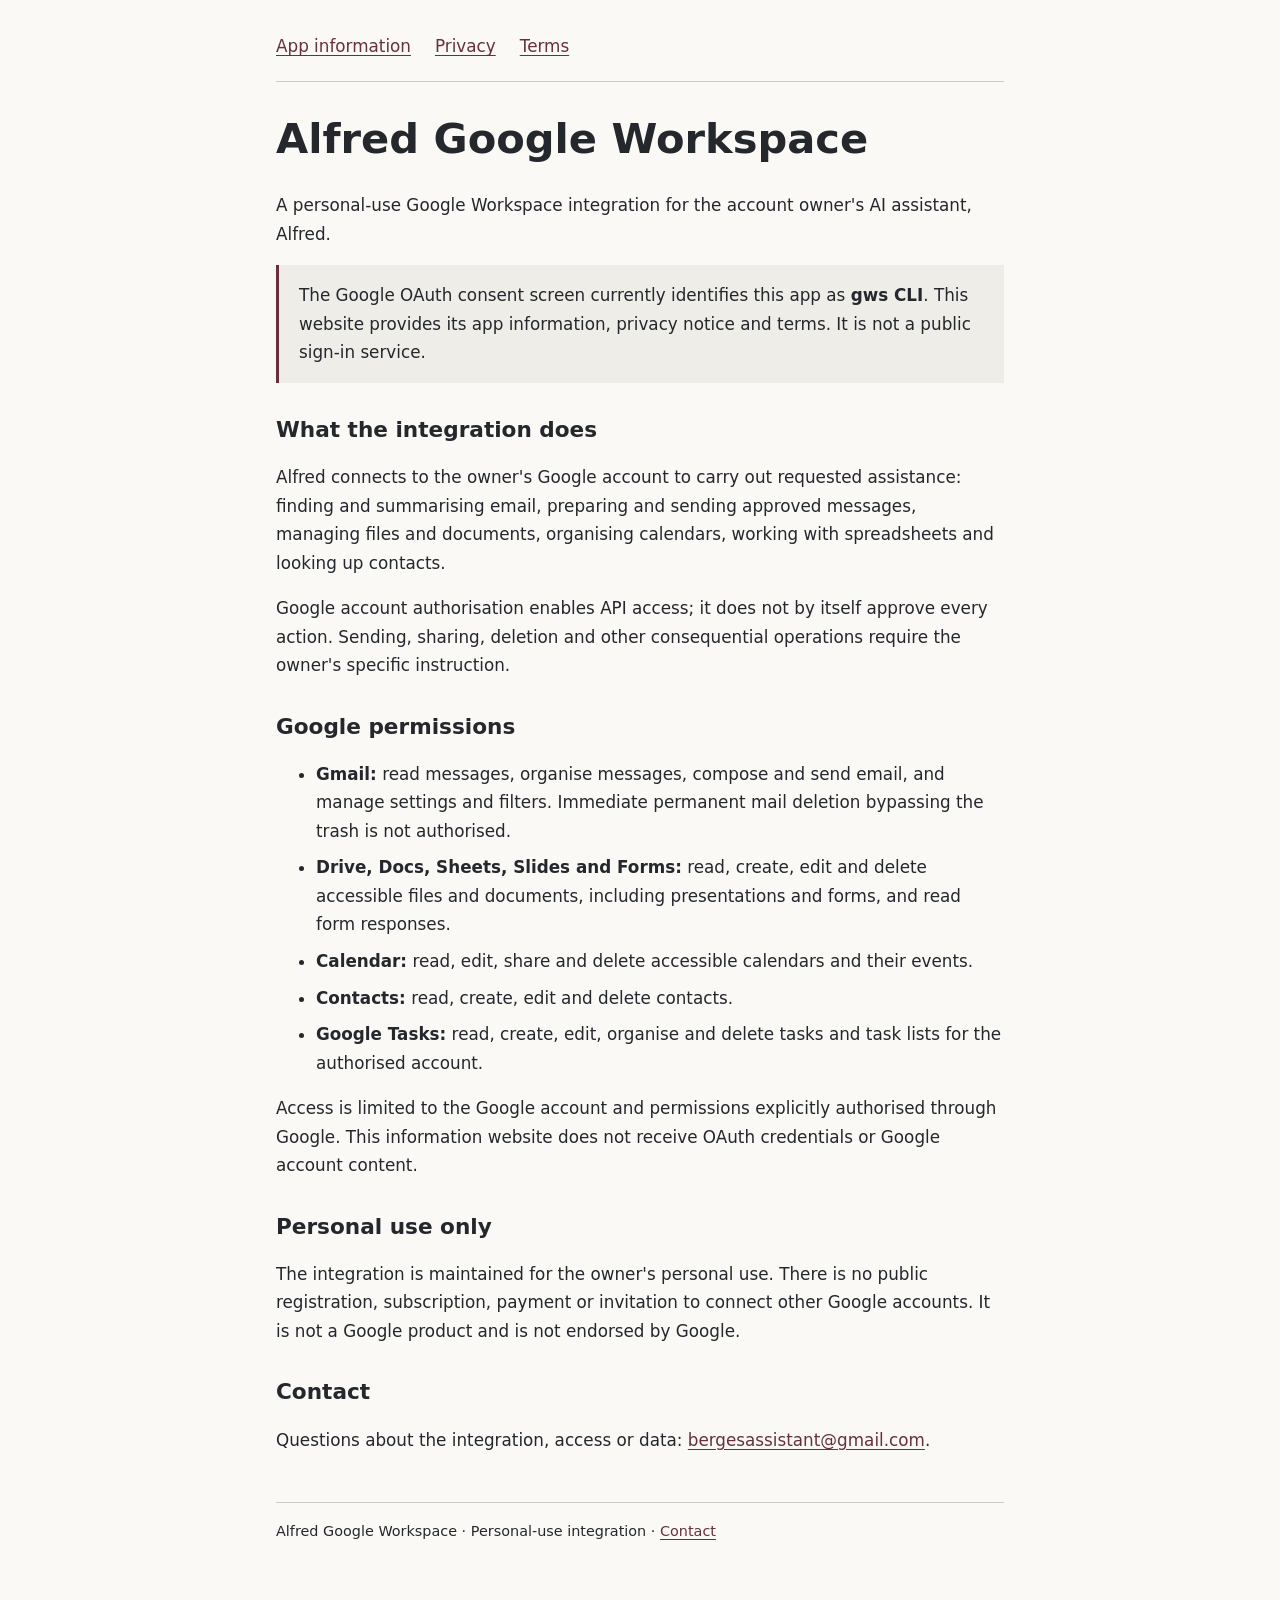
<file: index.html>
<!doctype html>
<html lang="en">
<head>
<meta charset="utf-8">
<meta name="viewport" content="width=device-width, initial-scale=1">
<meta name="author" content="Arne Nilsen Berge">
<meta name="description" content="App information for the personal-use Alfred Google Workspace integration, also displayed as gws CLI.">
<meta name="robots" content="noindex, follow">
<title>App information — Alfred Google Workspace</title>
<link rel="stylesheet" href="style.css">
</head>
<body><main>
<nav aria-label="Main navigation"><a href="./">App information</a><a href="privacy.html">Privacy</a><a href="terms.html">Terms</a></nav>
<h1>Alfred Google Workspace</h1>
<p>A personal-use Google Workspace integration for the account owner's AI assistant, Alfred.</p>
<p class="note">The Google OAuth consent screen currently identifies this app as <strong>gws CLI</strong>. This website provides its app information, privacy notice and terms. It is not a public sign-in service.</p>
<h2>What the integration does</h2>
<p>Alfred connects to the owner's Google account to carry out requested assistance: finding and summarising email, preparing and sending approved messages, managing files and documents, organising calendars, working with spreadsheets and looking up contacts.</p>
<p>Google account authorisation enables API access; it does not by itself approve every action. Sending, sharing, deletion and other consequential operations require the owner's specific instruction.</p>
<h2>Google permissions</h2>
<ul>
<li><strong>Gmail:</strong> read messages, organise messages, compose and send email, and manage settings and filters. Immediate permanent mail deletion bypassing the trash is not authorised.</li>
<li><strong>Drive, Docs, Sheets, Slides and Forms:</strong> read, create, edit and delete accessible files and documents, including presentations and forms, and read form responses.</li>
<li><strong>Calendar:</strong> read, edit, share and delete accessible calendars and their events.</li>
<li><strong>Contacts:</strong> read, create, edit and delete contacts.</li>
<li><strong>Google Tasks:</strong> read, create, edit, organise and delete tasks and task lists for the authorised account.</li>
</ul>
<p>Access is limited to the Google account and permissions explicitly authorised through Google. This information website does not receive OAuth credentials or Google account content.</p>
<h2>Personal use only</h2>
<p>The integration is maintained for the owner's personal use. There is no public registration, subscription, payment or invitation to connect other Google accounts. It is not a Google product and is not endorsed by Google.</p>
<h2>Contact</h2>
<p>Questions about the integration, access or data: <a href="mailto:bergesassistant@gmail.com">bergesassistant@gmail.com</a>.</p>

<footer>Alfred Google Workspace · Personal-use integration · <a href="mailto:bergesassistant@gmail.com">Contact</a></footer>
</main></body>
</html>
</file>
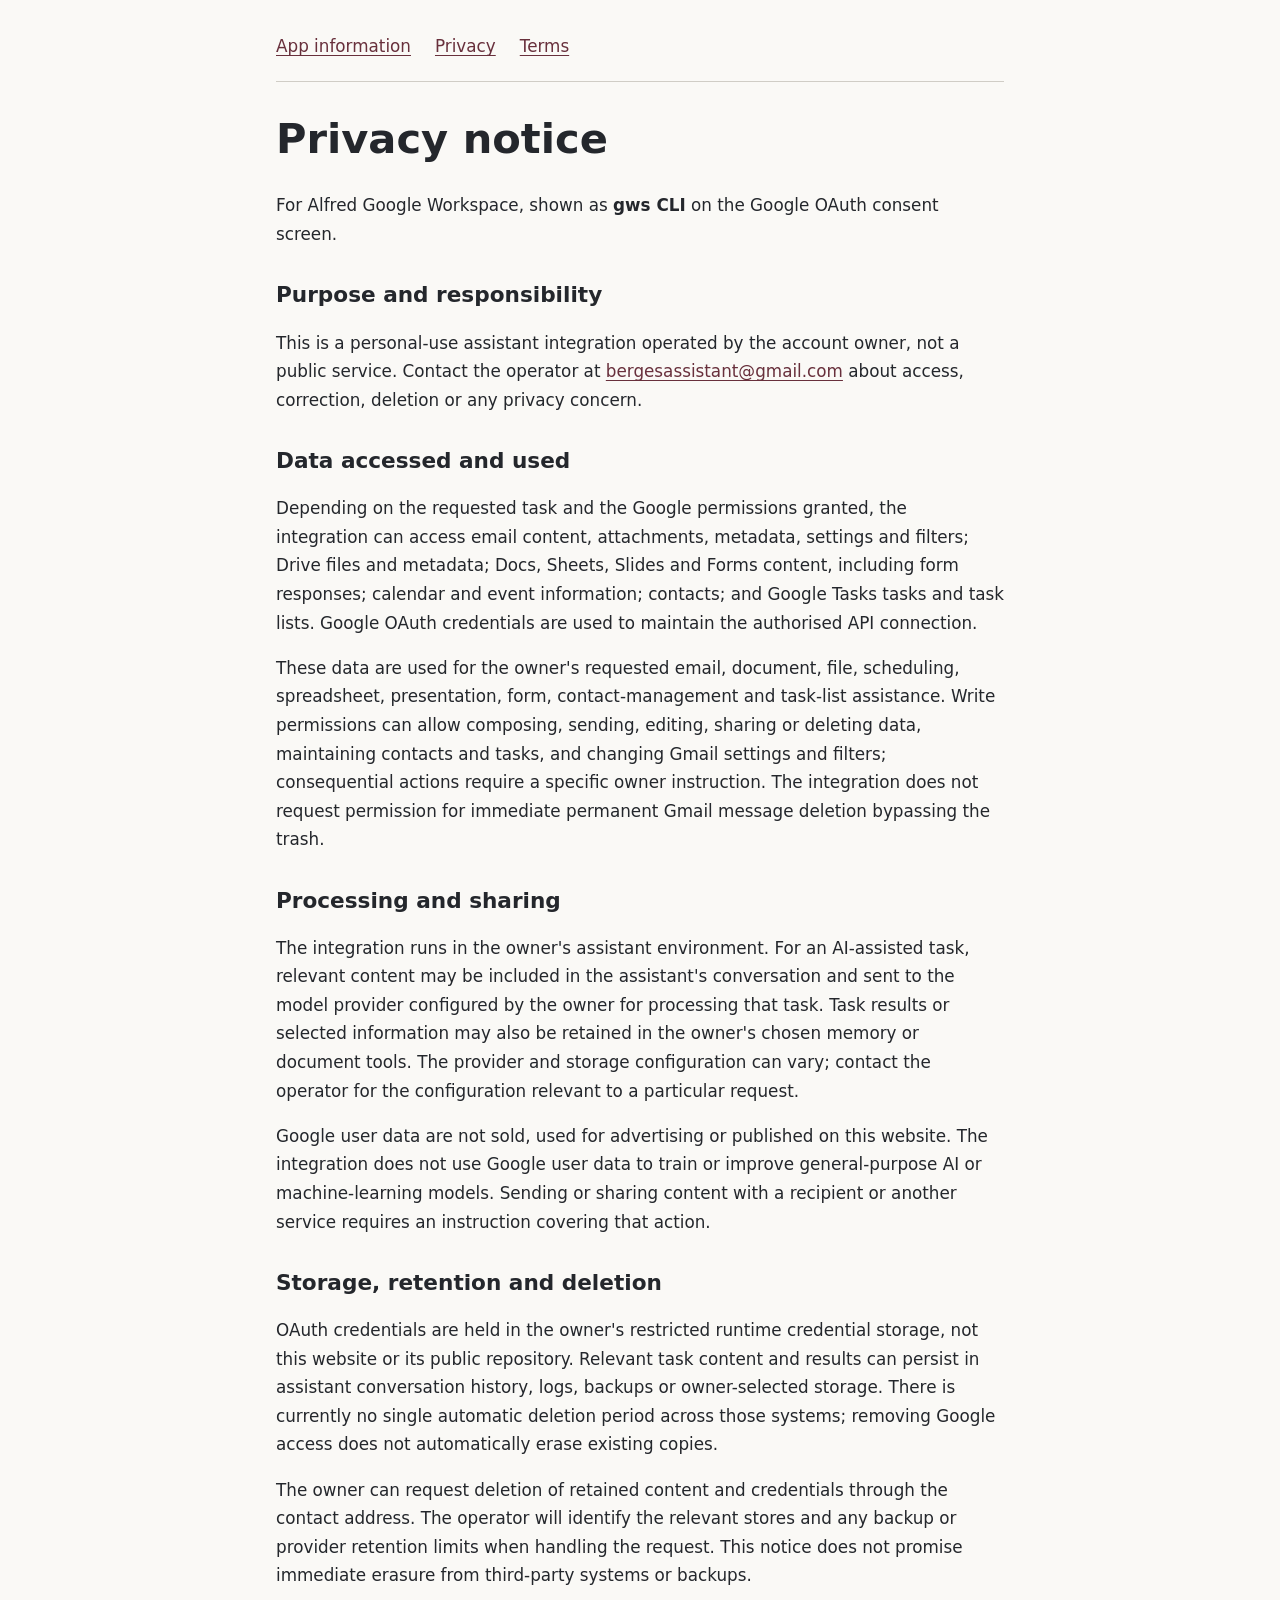
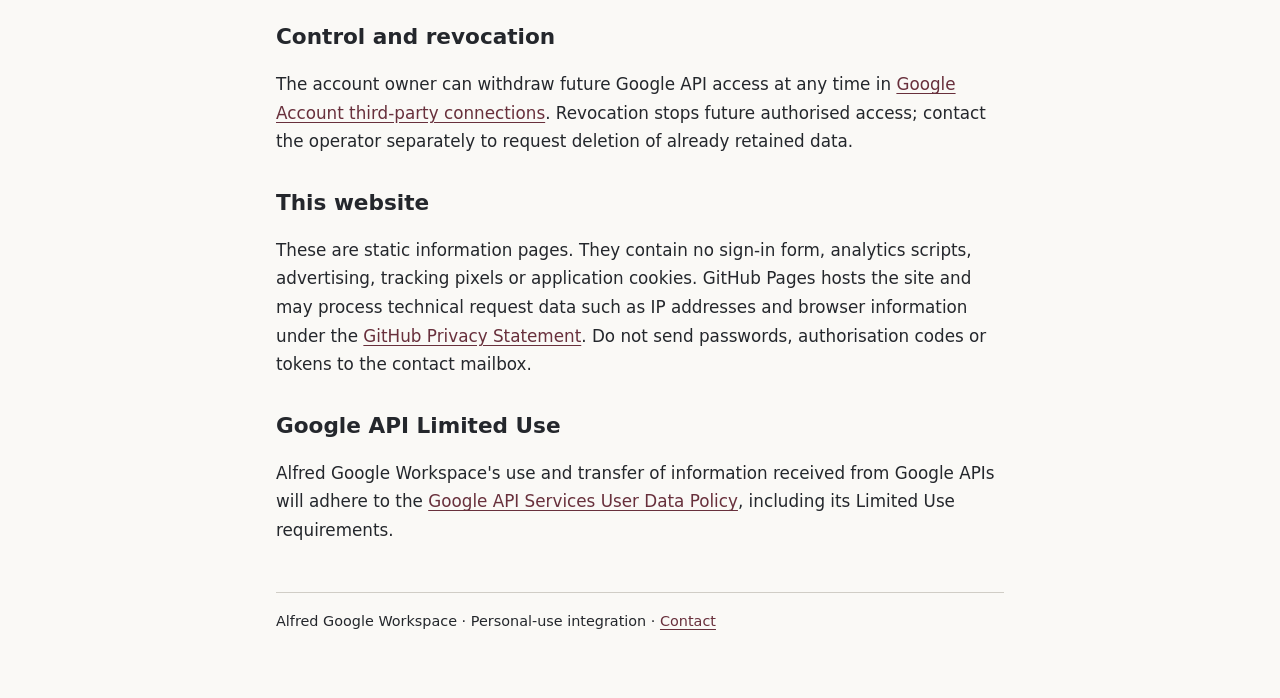
<file: privacy.html>
<!doctype html>
<html lang="en">
<head>
<meta charset="utf-8">
<meta name="viewport" content="width=device-width, initial-scale=1">
<meta name="author" content="Arne Nilsen Berge">
<meta name="description" content="How the personal-use Alfred Google Workspace integration accesses, uses, stores and shares Google data.">
<meta name="robots" content="noindex, follow">
<title>Privacy notice — Alfred Google Workspace</title>
<link rel="stylesheet" href="style.css">
</head>
<body><main>
<nav aria-label="Main navigation"><a href="./">App information</a><a href="privacy.html">Privacy</a><a href="terms.html">Terms</a></nav>
<h1>Privacy notice</h1>
<p>For Alfred Google Workspace, shown as <strong>gws CLI</strong> on the Google OAuth consent screen.</p>
<h2>Purpose and responsibility</h2>
<p>This is a personal-use assistant integration operated by the account owner, not a public service. Contact the operator at <a href="mailto:bergesassistant@gmail.com">bergesassistant@gmail.com</a> about access, correction, deletion or any privacy concern.</p>
<h2>Data accessed and used</h2>
<p>Depending on the requested task and the Google permissions granted, the integration can access email content, attachments, metadata, settings and filters; Drive files and metadata; Docs, Sheets, Slides and Forms content, including form responses; calendar and event information; contacts; and Google Tasks tasks and task lists. Google OAuth credentials are used to maintain the authorised API connection.</p>
<p>These data are used for the owner's requested email, document, file, scheduling, spreadsheet, presentation, form, contact-management and task-list assistance. Write permissions can allow composing, sending, editing, sharing or deleting data, maintaining contacts and tasks, and changing Gmail settings and filters; consequential actions require a specific owner instruction. The integration does not request permission for immediate permanent Gmail message deletion bypassing the trash.</p>
<h2>Processing and sharing</h2>
<p>The integration runs in the owner's assistant environment. For an AI-assisted task, relevant content may be included in the assistant's conversation and sent to the model provider configured by the owner for processing that task. Task results or selected information may also be retained in the owner's chosen memory or document tools. The provider and storage configuration can vary; contact the operator for the configuration relevant to a particular request.</p>
<p>Google user data are not sold, used for advertising or published on this website. The integration does not use Google user data to train or improve general-purpose AI or machine-learning models. Sending or sharing content with a recipient or another service requires an instruction covering that action.</p>
<h2>Storage, retention and deletion</h2>
<p>OAuth credentials are held in the owner's restricted runtime credential storage, not this website or its public repository. Relevant task content and results can persist in assistant conversation history, logs, backups or owner-selected storage. There is currently no single automatic deletion period across those systems; removing Google access does not automatically erase existing copies.</p>
<p>The owner can request deletion of retained content and credentials through the contact address. The operator will identify the relevant stores and any backup or provider retention limits when handling the request. This notice does not promise immediate erasure from third-party systems or backups.</p>
<h2>Control and revocation</h2>
<p>The account owner can withdraw future Google API access at any time in <a href="https://myaccount.google.com/connections">Google Account third-party connections</a>. Revocation stops future authorised access; contact the operator separately to request deletion of already retained data.</p>
<h2>This website</h2>
<p>These are static information pages. They contain no sign-in form, analytics scripts, advertising, tracking pixels or application cookies. GitHub Pages hosts the site and may process technical request data such as IP addresses and browser information under the <a href="https://docs.github.com/en/site-policy/privacy-policies/github-general-privacy-statement">GitHub Privacy Statement</a>. Do not send passwords, authorisation codes or tokens to the contact mailbox.</p>
<h2>Google API Limited Use</h2>
<p>Alfred Google Workspace's use and transfer of information received from Google APIs will adhere to the <a href="https://developers.google.com/terms/api-services-user-data-policy">Google API Services User Data Policy</a>, including its Limited Use requirements.</p>

<footer>Alfred Google Workspace · Personal-use integration · <a href="mailto:bergesassistant@gmail.com">Contact</a></footer>
</main></body>
</html>
</file>
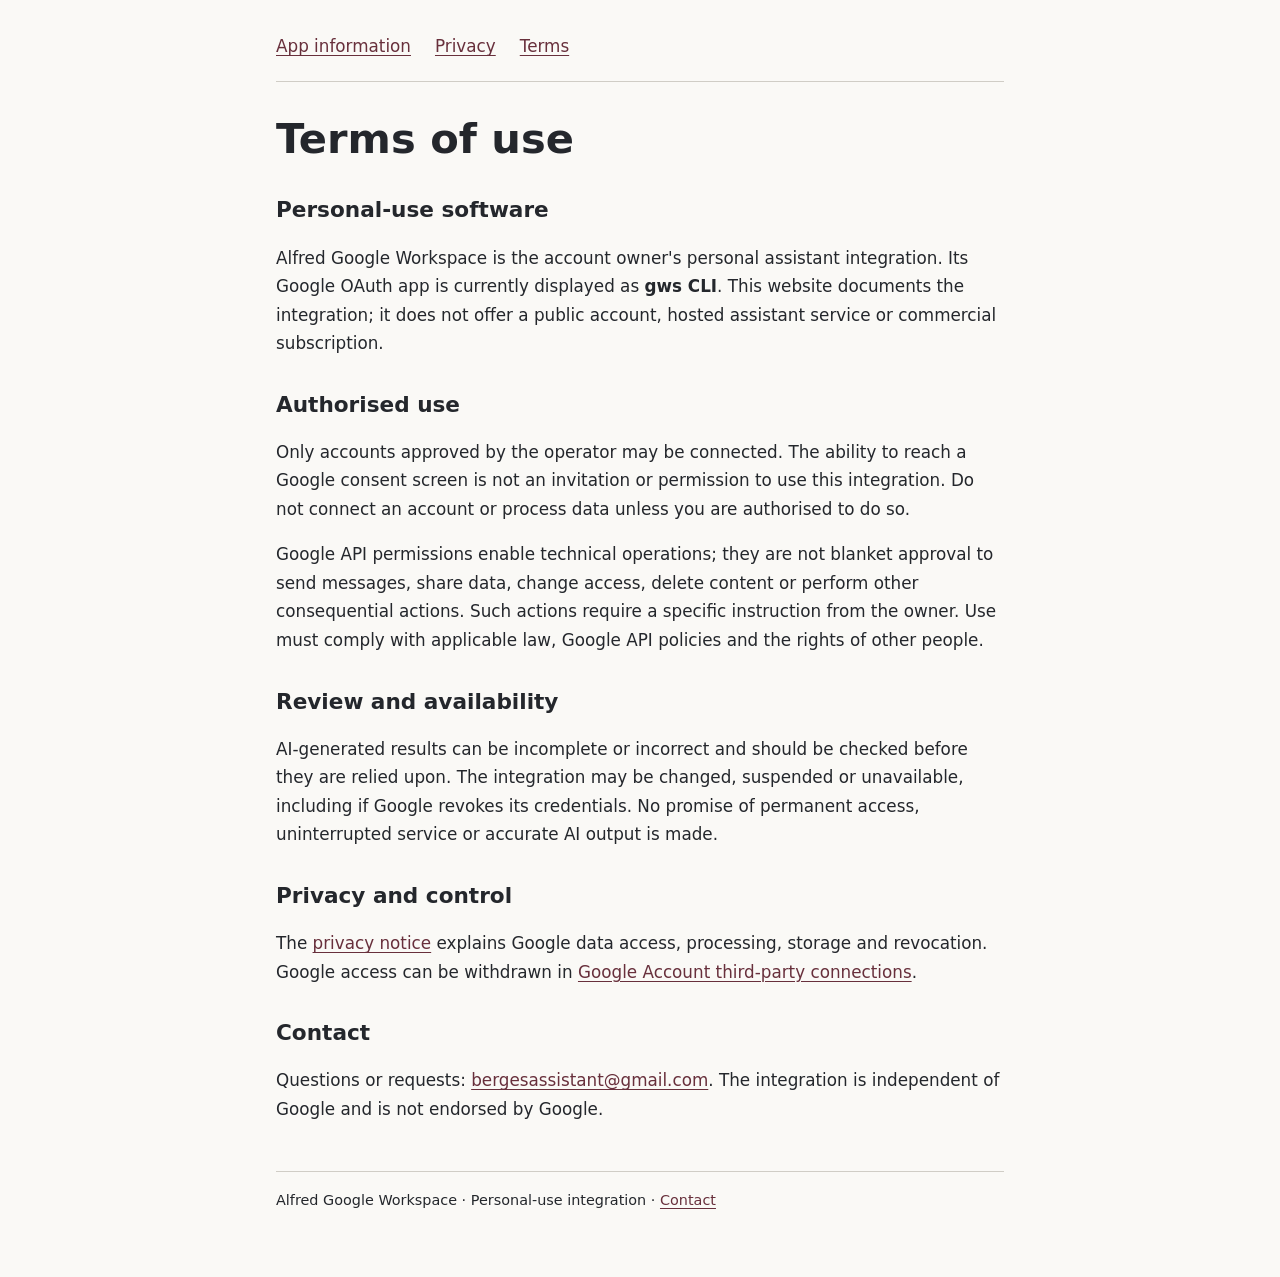
<file: terms.html>
<!doctype html>
<html lang="en">
<head>
<meta charset="utf-8">
<meta name="viewport" content="width=device-width, initial-scale=1">
<meta name="author" content="Arne Nilsen Berge">
<meta name="description" content="Personal-use terms for the Alfred Google Workspace integration.">
<meta name="robots" content="noindex, follow">
<title>Terms of use — Alfred Google Workspace</title>
<link rel="stylesheet" href="style.css">
</head>
<body><main>
<nav aria-label="Main navigation"><a href="./">App information</a><a href="privacy.html">Privacy</a><a href="terms.html">Terms</a></nav>
<h1>Terms of use</h1>
<h2>Personal-use software</h2>
<p>Alfred Google Workspace is the account owner's personal assistant integration. Its Google OAuth app is currently displayed as <strong>gws CLI</strong>. This website documents the integration; it does not offer a public account, hosted assistant service or commercial subscription.</p>
<h2>Authorised use</h2>
<p>Only accounts approved by the operator may be connected. The ability to reach a Google consent screen is not an invitation or permission to use this integration. Do not connect an account or process data unless you are authorised to do so.</p>
<p>Google API permissions enable technical operations; they are not blanket approval to send messages, share data, change access, delete content or perform other consequential actions. Such actions require a specific instruction from the owner. Use must comply with applicable law, Google API policies and the rights of other people.</p>
<h2>Review and availability</h2>
<p>AI-generated results can be incomplete or incorrect and should be checked before they are relied upon. The integration may be changed, suspended or unavailable, including if Google revokes its credentials. No promise of permanent access, uninterrupted service or accurate AI output is made.</p>
<h2>Privacy and control</h2>
<p>The <a href="privacy.html">privacy notice</a> explains Google data access, processing, storage and revocation. Google access can be withdrawn in <a href="https://myaccount.google.com/connections">Google Account third-party connections</a>.</p>
<h2>Contact</h2>
<p>Questions or requests: <a href="mailto:bergesassistant@gmail.com">bergesassistant@gmail.com</a>. The integration is independent of Google and is not endorsed by Google.</p>

<footer>Alfred Google Workspace · Personal-use integration · <a href="mailto:bergesassistant@gmail.com">Contact</a></footer>
</main></body>
</html>
</file>
<file: style.css>
* { box-sizing: border-box; }
html { color-scheme: light; }
body { margin: 0; color: #24272c; background: #faf9f6; font: 1.05rem/1.7 system-ui, sans-serif; }
main { max-width: 48rem; margin: 0 auto; padding: 2rem 1.25rem 4rem; }
nav { display: flex; flex-wrap: wrap; gap: .5rem 1.5rem; padding-bottom: 1.25rem; border-bottom: 1px solid #d0cdc6; }
a { color: #68303c; text-underline-offset: .2em; }
a:focus-visible { outline: 3px solid #68303c; outline-offset: 5px; }
h1 { font-size: clamp(1.9rem, 5vw, 2.6rem); line-height: 1.2; margin-top: 2rem; }
h2 { font-size: 1.35rem; line-height: 1.4; margin-top: 2rem; }
li { margin-bottom: .5rem; }
.note { background: #efede8; padding: 1rem 1.25rem; border-left: 3px solid #68303c; }
footer { margin-top: 3rem; padding-top: 1rem; border-top: 1px solid #d0cdc6; font-size: .9rem; }
</file>
